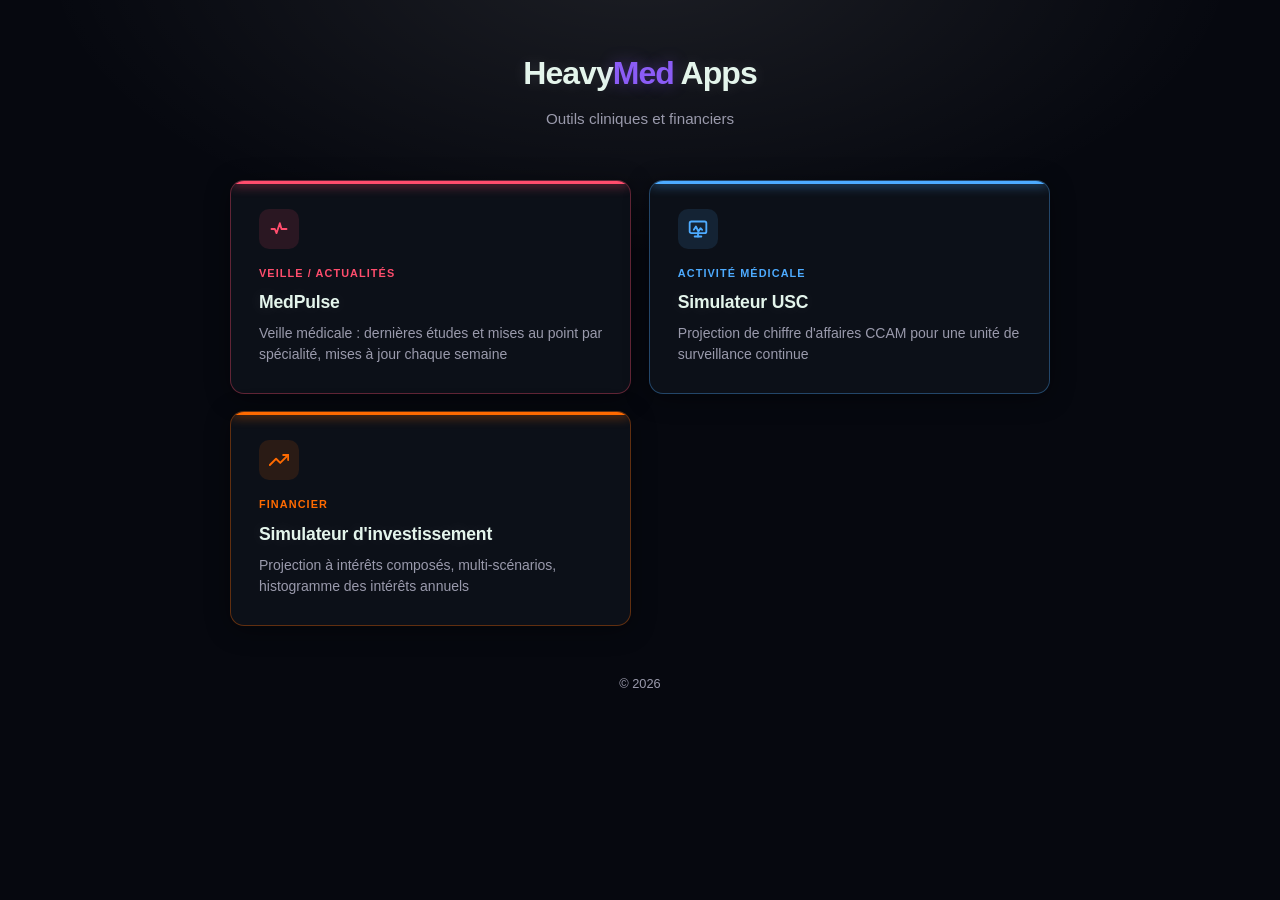
<file: index.html>
<!DOCTYPE html>
<html lang="fr">
<head>
  <meta charset="UTF-8">
  <meta name="viewport" content="width=device-width, initial-scale=1.0">
  <title>HeavyMed Apps</title>
  <style>
    :root {
      --neon:       #26d97f;
      --bg-0:       #06080f;
      --bg-1:       #0c1018;
      --bg-2:       #111827;
      --border:     #1a2a20;
      --text:       #e4f5ec;
      --text-muted: #6b9a7e;
      --c-orange:   #ff6a00;
      --c-blue:     #4dabff;
      --c-red:      #ff4d6d;
    }

    * { box-sizing: border-box; margin: 0; padding: 0; }

    body {
      font-family: -apple-system, BlinkMacSystemFont, "Segoe UI", Roboto, sans-serif;
      background:
        radial-gradient(1000px 500px at 50% -5%, rgba(255,255,255,.09), transparent 60%),
        var(--bg-0);
      color: var(--text);
      min-height: 100vh;
      padding: 2rem 1.5rem;
      line-height: 1.6;
    }

    .container {
      max-width: 820px;
      margin: 0 auto;
    }

    /* ── Header ── */
    header {
      text-align: center;
      margin-bottom: 3rem;
      padding-top: 1rem;
    }

    header h1 {
      font-size: 2rem;
      font-weight: 700;
      letter-spacing: -.03em;
      color: var(--text);
      text-shadow: 0 0 16px rgba(255,255,255,.12);
      margin-bottom: .5rem;
    }

    header h1 .accent {
      color: #8b5cf6;
      text-shadow: 0 0 16px rgba(139,92,246,.4);
    }

    header p {
      color: #9a9aac;
      font-size: .95rem;
    }

    /* ── Grid ── */
    .apps-grid {
      display: grid;
      grid-template-columns: repeat(auto-fill, minmax(280px, 1fr));
      gap: 1.1rem;
    }

    /* ── Cards ── */
    .app-card {
      display: block;
      background: var(--bg-1);
      border: 1px solid var(--border);
      border-radius: 14px;
      padding: 1.75rem;
      text-decoration: none;
      color: inherit;
      position: relative;
      overflow: hidden;
      transition: transform .15s, box-shadow .15s, border-color .15s;
      box-shadow: 0 4px 24px rgba(0,0,0,.4);
    }

    .app-card::before {
      content: '';
      position: absolute;
      inset: 0;
      border-radius: 14px;
      opacity: 0;
      transition: opacity .2s;
    }

    .app-card:hover {
      transform: translateY(-3px);
      box-shadow: 0 8px 32px rgba(0,0,0,.5);
    }

    /* barre colorée en haut de chaque carte */
    .app-card::after {
      content: '';
      position: absolute;
      top: 0; left: 0; right: 0;
      height: 3px;
      border-radius: 14px 14px 0 0;
      transition: height .15s;
    }
    .app-card:hover::after { height: 4px; }

    /* orange — investissement */
    .app-card.orange { border-color: rgba(255,106,0,.35); }
    .app-card.orange:hover { border-color: rgba(255,106,0,.5); box-shadow: 0 8px 32px rgba(255,106,0,.12); }
    .app-card.orange::after { background: var(--c-orange); box-shadow: 0 0 12px var(--c-orange); }
    .app-card.orange .card-icon { background: rgba(255,106,0,.12); color: var(--c-orange); }
    .app-card.orange .category { color: var(--c-orange); }
    .app-card.orange h2 { text-shadow: 0 0 16px rgba(255,255,255,.12); }

    /* bleu — USC */
    .app-card.blue { border-color: rgba(77,171,255,.35); }
    .app-card.blue:hover { border-color: rgba(77,171,255,.5); box-shadow: 0 8px 32px rgba(77,171,255,.12); }
    .app-card.blue::after { background: var(--c-blue); box-shadow: 0 0 12px var(--c-blue); }
    .app-card.blue .card-icon { background: rgba(77,171,255,.12); color: var(--c-blue); }
    .app-card.blue .category { color: var(--c-blue); }
    .app-card.blue h2 { text-shadow: 0 0 16px rgba(255,255,255,.12); }

    /* rouge — MedPulse */
    .app-card.red { border-color: rgba(255,77,109,.35); }
    .app-card.red:hover { border-color: rgba(255,77,109,.5); box-shadow: 0 8px 32px rgba(255,77,109,.12); }
    .app-card.red::after { background: var(--c-red); box-shadow: 0 0 12px var(--c-red); }
    .app-card.red .card-icon { background: rgba(255,77,109,.12); color: var(--c-red); }
    .app-card.red .category { color: var(--c-red); }
    .app-card.red h2 { text-shadow: 0 0 16px rgba(255,255,255,.12); }

    /* contenu carte */
    .card-icon {
      display: inline-flex;
      align-items: center;
      justify-content: center;
      width: 40px; height: 40px;
      border-radius: 10px;
      font-size: 1.25rem;
      margin-bottom: 1rem;
    }

    .category {
      display: block;
      font-size: .68rem;
      font-weight: 700;
      text-transform: uppercase;
      letter-spacing: .1em;
      margin-bottom: .4rem;
    }

    .app-card h2 {
      font-size: 1.1rem;
      font-weight: 700;
      color: var(--text);
      margin-bottom: .4rem;
      letter-spacing: -.01em;
    }

    .app-card p {
      color: #9a9aac;
      font-size: .875rem;
      line-height: 1.5;
    }

    /* ── Footer ── */
    footer {
      text-align: center;
      margin-top: 3rem;
      color: #9a9aac;
      font-size: .8rem;
    }

    /* ── Responsive ── */
    @media (max-width: 500px) {
      body { padding: 1rem; }
      header h1 { font-size: 1.6rem; }
      header { margin-bottom: 2rem; }
    }
  </style>
</head>
<body>
  <div class="container">

    <header>
      <h1>Heavy<span class="accent">Med</span> Apps</h1>
      <p>Outils cliniques et financiers</p>
    </header>

    <main class="apps-grid">

      <a href="medpulse/index.html" class="app-card red">
        <div class="card-icon">
          <svg width="20" height="20" viewBox="0 0 24 24" fill="none" stroke="currentColor" stroke-width="2.2" stroke-linecap="round" stroke-linejoin="round">
            <path d="M3 12h4l2 5 4-12 2 7h6"/>
          </svg>
        </div>
        <span class="category">Veille / actualités</span>
        <h2>MedPulse</h2>
        <p>Veille médicale : dernières études et mises au point par spécialité, mises à jour chaque semaine</p>
      </a>

      <a href="usip-simulateur/index.html" class="app-card blue">
        <div class="card-icon">
          <svg width="20" height="20" viewBox="0 0 24 24" fill="none" stroke="currentColor" stroke-width="2.2" stroke-linecap="round" stroke-linejoin="round">
            <rect x="2" y="3" width="20" height="14" rx="2" ry="2"/>
            <polyline points="7 13 9.5 9 12.5 15 15 11 17 13"/>
            <line x1="8" y1="21" x2="16" y2="21"/>
            <line x1="12" y1="17" x2="12" y2="21"/>
          </svg>
        </div>
        <span class="category">Activité médicale</span>
        <h2>Simulateur USC</h2>
        <p>Projection de chiffre d'affaires CCAM pour une unité de surveillance continue</p>
      </a>

      <a href="simulateur-financier/index.html" class="app-card orange">
        <div class="card-icon">
          <svg width="20" height="20" viewBox="0 0 24 24" fill="none" stroke="currentColor" stroke-width="2.2" stroke-linecap="round" stroke-linejoin="round">
            <polyline points="23 6 13.5 15.5 8.5 10.5 1 18"/>
            <polyline points="17 6 23 6 23 12"/>
          </svg>
        </div>
        <span class="category">Financier</span>
        <h2>Simulateur d'investissement</h2>
        <p>Projection à intérêts composés, multi-scénarios, histogramme des intérêts annuels</p>
      </a>

      <!--
        Nouvelle appli : copier un bloc <a class="app-card couleur">…</a>
        et choisir la classe de couleur (orange, blue, ou ajouter la vôtre).
      -->

    </main>

    <footer>
      <p>&copy; 2026</p>
    </footer>

  </div>
</body>
</html>
</file>
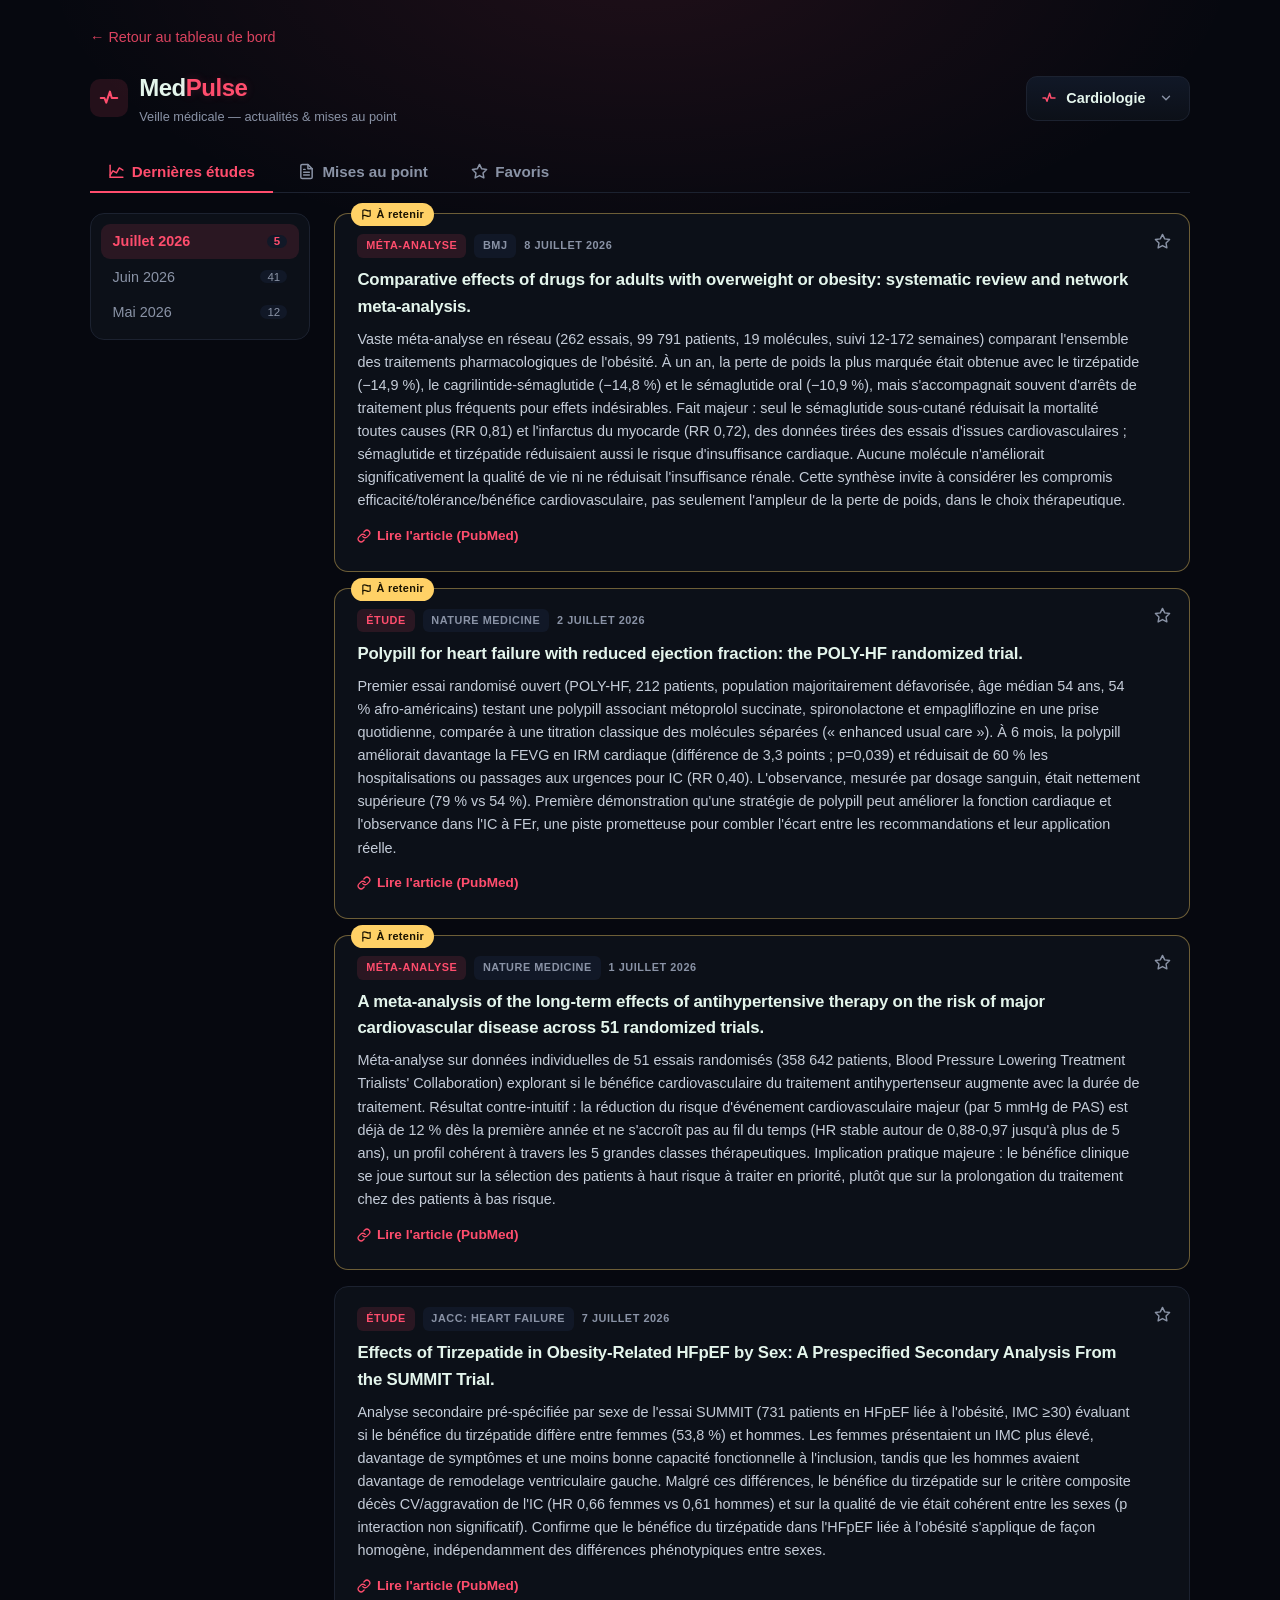
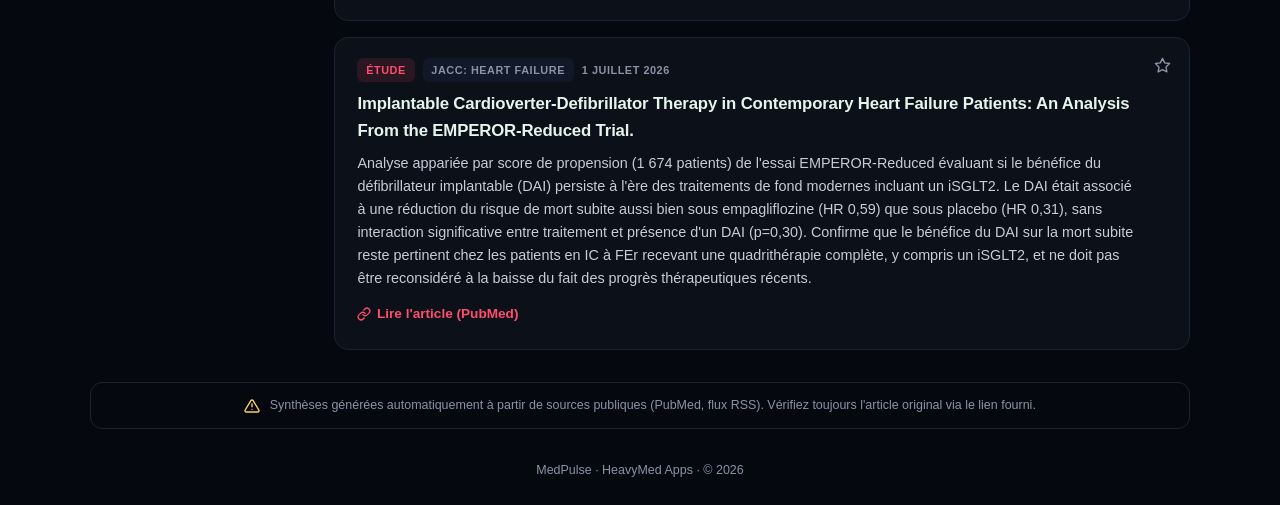
<file: medpulse/index.html>
<!DOCTYPE html>
<html lang="fr">
<head>
  <meta charset="UTF-8">
  <meta name="viewport" content="width=device-width, initial-scale=1.0">
  <title>MedPulse — Veille médicale</title>
  <style>
    :root {
      --accent:     #ff4d6d;
      --bg-0:       #06080f;
      --bg-1:       #0c1018;
      --bg-2:       #111827;
      --border:     #1c2230;
      --text:       #e4f5ec;
      --text-muted: #8a93a6;
      --gold:       #ffd166;
    }
    * { box-sizing: border-box; margin: 0; padding: 0; }
    body {
      font-family: -apple-system, BlinkMacSystemFont, "Segoe UI", Roboto, sans-serif;
      background:
        radial-gradient(1000px 500px at 50% -5vh, rgba(255,77,109,.10), transparent 60%),
        var(--bg-0);
      color: var(--text);
      min-height: 100vh;
      padding: 1.5rem;
      line-height: 1.6;
    }
    .container { max-width: 1100px; margin: 0 auto; }

    .back-link {
      display: inline-block; margin-bottom: 1.25rem;
      color: var(--accent); opacity: .85; text-decoration: none; font-size: .9rem;
    }
    .back-link:hover { opacity: 1; text-shadow: 0 0 8px var(--accent); }

    /* ── Header ── */
    header { display: flex; align-items: center; justify-content: space-between; flex-wrap: wrap; gap: 1rem; margin-bottom: 1.5rem; }
    .brand { display: flex; align-items: center; gap: .7rem; }
    .brand .pulse {
      width: 38px; height: 38px; border-radius: 10px;
      background: rgba(255,77,109,.12); color: var(--accent);
      display: inline-flex; align-items: center; justify-content: center;
    }
    .brand h1 { font-size: 1.5rem; font-weight: 700; letter-spacing: -.02em; }
    .brand h1 .accent { color: var(--accent); text-shadow: 0 0 10px rgba(255,77,109,.2); }
    .brand p { font-size: .8rem; color: var(--text-muted); }

    /* ── Custom dropdown spécialité ── */
    .cs-wrap { position: relative; user-select: none; }
    .cs-trigger {
      display: flex; align-items: center; gap: .6rem;
      background: linear-gradient(180deg, var(--bg-2), var(--bg-1));
      color: var(--text); font-weight: 600; font-size: .9rem;
      border: 1px solid var(--border); border-radius: 11px;
      padding: .6rem 1rem .6rem .85rem; cursor: pointer;
      transition: border-color .15s, box-shadow .15s;
    }
    .cs-trigger:hover { border-color: rgba(255,77,109,.5); }
    .cs-wrap.open .cs-trigger {
      border-color: var(--accent);
      box-shadow: 0 0 0 3px rgba(255,77,109,.15);
      border-radius: 11px 11px 0 0;
    }
    .cs-ico { color: var(--accent); display: flex; }
    .cs-chev { color: var(--text-muted); display: flex; margin-left: .25rem; transition: transform .2s; }
    .cs-wrap.open .cs-chev { transform: rotate(180deg); }
    .cs-list {
      display: none; position: absolute; right: 0; top: 100%;
      min-width: 100%; margin: 0; padding: .35rem;
      background: linear-gradient(180deg, var(--bg-2), var(--bg-1));
      border: 1px solid var(--accent); border-top: none;
      border-radius: 0 0 11px 11px;
      box-shadow: 0 10px 28px rgba(0,0,0,.55);
      list-style: none; z-index: 200;
    }
    .cs-wrap.open .cs-list { display: block; }
    .cs-list li {
      padding: .6rem .85rem; border-radius: 8px; cursor: pointer;
      font-size: .9rem; font-weight: 600; color: var(--text-muted);
      white-space: nowrap; transition: background .1s, color .1s;
    }
    .cs-list li:hover { background: rgba(255,77,109,.1); color: var(--text); }
    .cs-list li.active { color: var(--accent); }

    /* ── Tabs ── */
    .tabs { display: flex; gap: .5rem; margin-bottom: 1.25rem; border-bottom: 1px solid var(--border); }
    .tab {
      background: none; border: none; color: var(--text-muted);
      padding: .7rem 1.1rem; font-size: .95rem; font-weight: 600; cursor: pointer;
      border-bottom: 2px solid transparent; margin-bottom: -1px;
    }
    .tab:hover { color: var(--text); }
    .tab.active { color: var(--accent); border-bottom-color: var(--accent); }

    /* ── Layout ── */
    .layout { display: grid; grid-template-columns: 220px 1fr; gap: 1.5rem; align-items: start; }

    .sidebar {
      background: var(--bg-1); border: 1px solid var(--border);
      border-radius: 14px; padding: .6rem; position: sticky; top: 1rem;
    }
    .sidebar button {
      display: flex; width: 100%; justify-content: space-between; align-items: center;
      background: none; border: none; color: var(--text-muted);
      padding: .6rem .75rem; border-radius: 9px; font-size: .9rem; cursor: pointer; text-align: left;
    }
    .sidebar button:hover { background: var(--bg-2); color: var(--text); }
    .sidebar button.active { background: rgba(255,77,109,.12); color: var(--accent); font-weight: 600; }
    .sidebar .count { font-size: .72rem; color: var(--text-muted); background: var(--bg-2); padding: .05rem .45rem; border-radius: 20px; }
    .sidebar button.active .count { color: var(--accent); }

    /* ── Cards ── */
    .feed { display: flex; flex-direction: column; gap: 1rem; }
    .card {
      background: var(--bg-1); border: 1px solid var(--border);
      border-radius: 14px; padding: 1.25rem 3rem 1.25rem 1.4rem; position: relative;
      transition: border-color .15s, transform .15s;
    }
    .card:hover { transform: translateY(-2px); }
    .card.marquant { border-color: rgba(255,209,102,.4); }
    .card .flag {
      position: absolute; top: -11px; left: 16px;
      display: inline-flex; align-items: center; gap: .3rem;
      background: var(--gold); color: #1a1300; font-size: .68rem; font-weight: 800;
      padding: .18rem .6rem; border-radius: 20px; letter-spacing: .03em;
    }
    .card .flag svg { display: block; }
    .card-meta { display: flex; flex-wrap: wrap; gap: .5rem; align-items: center; margin-bottom: .55rem; }
    .badge {
      font-size: .68rem; font-weight: 700; text-transform: uppercase; letter-spacing: .05em;
      padding: .2rem .55rem; border-radius: 6px; background: var(--bg-2); color: var(--text-muted);
    }
    .badge.type { background: rgba(255,77,109,.12); color: var(--accent); }
    .badge.date { background: transparent; color: var(--text-muted); padding-left: 0; }
    .card h3 { font-size: 1.05rem; font-weight: 700; margin-bottom: .45rem; letter-spacing: -.01em; }
    .card p { font-size: .9rem; color: #c5cdd9; margin-bottom: .8rem; }
    .card .src {
      display: inline-flex; align-items: center; gap: .35rem;
      color: var(--accent); text-decoration: none; font-size: .85rem; font-weight: 600;
    }
    .card .src:hover { text-decoration: underline; }

    /* ── Bouton favori ── */
    .fav-btn {
      position: absolute; top: .85rem; right: .85rem;
      background: none; border: none; cursor: pointer; padding: .3rem;
      border-radius: 7px; color: var(--text-muted);
      transition: color .15s, background .15s; display: inline-flex;
    }
    .fav-btn:hover { color: var(--gold); background: rgba(255,209,102,.08); }
    .fav-btn.active { color: var(--gold); }
    .fav-btn svg { display: block; }
    .fav-btn svg polygon { fill: none; transition: fill .15s; }
    .fav-btn.active svg polygon { fill: currentColor; }

    /* ── Onglet Favoris : layout pleine largeur ── */
    .layout.no-sidebar { grid-template-columns: 1fr; }
    .layout.no-sidebar .sidebar { display: none; }

    .empty { color: var(--text-muted); text-align: center; padding: 3rem 1rem; font-size: .95rem; }
    .empty svg { display: block; margin: 0 auto 1rem; opacity: .35; }

    /* ── Disclaimer ── */
    .disclaimer {
      margin-top: 2rem; padding: .85rem 1.1rem; border: 1px solid var(--border);
      border-radius: 12px; color: var(--text-muted); font-size: .78rem; line-height: 1.5;
      display: flex; align-items: center; justify-content: center; text-align: center; gap: .6rem;
    }
    .disclaimer svg { flex-shrink: 0; color: var(--gold); }

    /* ── Onglets : icône SVG ── */
    .tab { display: inline-flex; align-items: center; gap: .45rem; }
    .tab svg { display: block; }
    footer { text-align: center; margin-top: 2rem; color: var(--text-muted); font-size: .78rem; }

    /* ── Responsive ── */
    @media (max-width: 720px) {
      .layout { grid-template-columns: 1fr; }
      .sidebar { position: static; display: flex; flex-wrap: wrap; gap: .4rem; }
      .sidebar button { width: auto; }
    }
  </style>
</head>
<body>
  <div class="container">
    <a href="../index.html" class="back-link">← Retour au tableau de bord</a>

    <header>
      <div class="brand">
        <span class="pulse">
          <svg width="22" height="22" viewBox="0 0 24 24" fill="none" stroke="currentColor" stroke-width="2.2" stroke-linecap="round" stroke-linejoin="round">
            <path d="M3 12h4l2 5 4-12 2 7h6"/>
          </svg>
        </span>
        <div>
          <h1>Med<span class="accent">Pulse</span></h1>
          <p>Veille médicale — actualités &amp; mises au point</p>
        </div>
      </div>
      <div class="cs-wrap" id="cs-specialite">
        <div class="cs-trigger" role="button" tabindex="0" aria-haspopup="listbox">
          <span class="cs-ico">
            <svg width="16" height="16" viewBox="0 0 24 24" fill="none" stroke="currentColor" stroke-width="2.2" stroke-linecap="round" stroke-linejoin="round">
              <path d="M3 12h4l2 5 4-12 2 7h6"/>
            </svg>
          </span>
          <span class="cs-label">Chargement…</span>
          <span class="cs-chev">
            <svg width="14" height="14" viewBox="0 0 24 24" fill="none" stroke="currentColor" stroke-width="2.4" stroke-linecap="round" stroke-linejoin="round">
              <polyline points="6 9 12 15 18 9"/>
            </svg>
          </span>
        </div>
        <ul class="cs-list" role="listbox" id="cs-list"></ul>
      </div>
    </header>

    <div class="tabs">
      <button class="tab active" data-tab="etudes">
        <svg width="17" height="17" viewBox="0 0 24 24" fill="none" stroke="currentColor" stroke-width="2.1" stroke-linecap="round" stroke-linejoin="round">
          <polyline points="3 17 7 11 12 14 16 7 21 10"/>
          <line x1="3" y1="3" x2="3" y2="20"/>
          <line x1="3" y1="20" x2="21" y2="20"/>
        </svg>
        Dernières études
      </button>
      <button class="tab" data-tab="mises_au_point">
        <svg width="17" height="17" viewBox="0 0 24 24" fill="none" stroke="currentColor" stroke-width="2.1" stroke-linecap="round" stroke-linejoin="round">
          <path d="M14 2H6a2 2 0 0 0-2 2v16a2 2 0 0 0 2 2h12a2 2 0 0 0 2-2V8z"/>
          <polyline points="14 2 14 8 20 8"/>
          <line x1="16" y1="13" x2="8" y2="13"/>
          <line x1="16" y1="17" x2="8" y2="17"/>
          <line x1="10" y1="9" x2="8" y2="9"/>
        </svg>
        Mises au point
      </button>
      <button class="tab" data-tab="favoris">
        <svg width="17" height="17" viewBox="0 0 24 24" fill="none" stroke="currentColor" stroke-width="2.1" stroke-linecap="round" stroke-linejoin="round">
          <polygon points="12 2 15.09 8.26 22 9.27 17 14.14 18.18 21.02 12 17.77 5.82 21.02 7 14.14 2 9.27 8.91 8.26 12 2"/>
        </svg>
        Favoris
      </button>
    </div>

    <div class="layout">
      <nav class="sidebar" id="sidebar"></nav>
      <main class="feed" id="feed"></main>
    </div>

    <div class="disclaimer">
      <svg width="16" height="16" viewBox="0 0 24 24" fill="none" stroke="currentColor" stroke-width="2.1" stroke-linecap="round" stroke-linejoin="round">
        <path d="M10.29 3.86 1.82 18a2 2 0 0 0 1.71 3h16.94a2 2 0 0 0 1.71-3L13.71 3.86a2 2 0 0 0-3.42 0z"/>
        <line x1="12" y1="9" x2="12" y2="13"/><line x1="12" y1="17" x2="12.01" y2="17"/>
      </svg>
      <span>Synthèses générées automatiquement à partir de sources publiques (PubMed, flux RSS).
      Vérifiez toujours l'article original via le lien fourni.</span>
    </div>
    <footer>MedPulse · HeavyMed Apps · &copy; 2026</footer>
  </div>

  <script>
    const MOIS = ['janvier','février','mars','avril','mai','juin','juillet','août','septembre','octobre','novembre','décembre'];
    const TYPE_LABEL = { 'etude':'Étude', 'meta-analyse':'Méta-analyse', 'synthese':'Synthèse', 'recommandation':'Recommandation' };

    let DATA = null;              // contenu de la spécialité courante
    let SPECIALITE_ID = null;     // identifiant pour le localStorage
    let currentTab = 'etudes';
    let currentFilter = null;     // mois (études) ou sous-thème (mises au point / favoris)

    // ── Gestion des favoris (localStorage) ─────────────────────────────────
    function loadFavs() {
      try { return JSON.parse(localStorage.getItem('medpulse_favs') || '{}'); }
      catch(e) { return {}; }
    }
    function saveFavs(favs) {
      try { localStorage.setItem('medpulse_favs', JSON.stringify(favs)); } catch(e) {}
    }
    function getFavsSet() {
      const all = loadFavs();
      return new Set(all[SPECIALITE_ID] || []);
    }
    function toggleFav(id) {
      const all = loadFavs();
      const set = new Set(all[SPECIALITE_ID] || []);
      if (set.has(id)) { set.delete(id); } else { set.add(id); }
      all[SPECIALITE_ID] = [...set];
      saveFavs(all);
    }

    function fmtDate(iso) {
      const d = new Date(iso + 'T00:00:00');
      return d.getDate() + ' ' + MOIS[d.getMonth()] + ' ' + d.getFullYear();
    }
    function moisCle(iso) { return iso.slice(0, 7); } // "2026-05"
    function moisLabel(cle) {
      const [a, m] = cle.split('-');
      return MOIS[parseInt(m, 10) - 1].replace(/^./, c => c.toUpperCase()) + ' ' + a;
    }

    function items() {
      if (currentTab === 'favoris') {
        const favs = getFavsSet();
        const all = [...(DATA.etudes || []), ...(DATA.mises_au_point || [])];
        return all.filter(it => favs.has(it.id)).sort((x, y) => (y.date < x.date ? -1 : 1));
      }
      const arr = (DATA[currentTab] || []).slice();
      // tri : marquants d'abord, puis date décroissante
      arr.sort((x, y) => (y.marquant - x.marquant) || (y.date < x.date ? -1 : 1));
      return arr;
    }

    function buildSidebar() {
      const sb = document.getElementById('sidebar');
      sb.innerHTML = '';
      if (currentTab === 'favoris') return; // favoris = liste plate, pas de sidebar
      const groups = {};
      items().forEach(it => {
        const key = currentTab === 'etudes' ? moisCle(it.date) : it.sous_theme;
        (groups[key] = groups[key] || []).push(it);
      });
      let keys = Object.keys(groups);
      if (currentTab === 'etudes') keys.sort().reverse();      // mois récents en haut
      else keys.sort((a, b) => a.localeCompare(b, 'fr'));      // sous-thèmes alpha

      if (currentFilter === null || !groups[currentFilter]) currentFilter = keys[0] || null;

      keys.forEach(k => {
        const b = document.createElement('button');
        if (k === currentFilter) b.className = 'active';
        const label = currentTab === 'etudes' ? moisLabel(k) : k;
        b.innerHTML = '<span>' + label + '</span><span class="count">' + groups[k].length + '</span>';
        b.onclick = () => { currentFilter = k; render(); };
        sb.appendChild(b);
      });
    }

    function buildFeed() {
      const feed = document.getElementById('feed');
      feed.innerHTML = '';

      // Onglet Favoris : liste plate sans filtre sidebar
      let list;
      if (currentTab === 'favoris') {
        list = items();
        if (!list.length) {
          feed.innerHTML =
            '<div class="empty">' +
            '<svg width="40" height="40" viewBox="0 0 24 24" fill="none" stroke="currentColor" stroke-width="1.5" stroke-linecap="round" stroke-linejoin="round">' +
            '<polygon points="12 2 15.09 8.26 22 9.27 17 14.14 18.18 21.02 12 17.77 5.82 21.02 7 14.14 2 9.27 8.91 8.26 12 2"/>' +
            '</svg>' +
            'Aucun favori pour l\'instant.<br>Cliquez sur l\'étoile d\'un article pour l\'enregistrer ici.</div>';
          return;
        }
      } else {
        list = items().filter(it =>
          currentTab === 'etudes' ? moisCle(it.date) === currentFilter : it.sous_theme === currentFilter
        );
        if (!list.length) { feed.innerHTML = '<div class="empty">Aucune entrée pour cette sélection.</div>'; return; }
      }

      const favs = getFavsSet();

      list.forEach(it => {
        const card = document.createElement('article');
        card.className = 'card' + (it.marquant ? ' marquant' : '');

        // Badge "À retenir" (icône drapeau)
        let html = '';
        if (it.marquant) {
          html += '<span class="flag">' +
            '<svg width="11" height="11" viewBox="0 0 24 24" fill="none" stroke="currentColor" stroke-width="2.5" stroke-linecap="round" stroke-linejoin="round">' +
            '<path d="M4 15s1-1 4-1 5 2 8 2 4-1 4-1V3s-1 1-4 1-5-2-8-2-4 1-4 1z"/>' +
            '<line x1="4" y1="22" x2="4" y2="15"/>' +
            '</svg> À retenir</span>';
        }

        // Bouton favori (étoile)
        const isFav = favs.has(it.id);
        html += '<button class="fav-btn' + (isFav ? ' active' : '') + '" data-id="' + it.id + '" title="' + (isFav ? 'Retirer des favoris' : 'Ajouter aux favoris') + '" aria-label="Favori">' +
          '<svg width="17" height="17" viewBox="0 0 24 24" fill="none" stroke="currentColor" stroke-width="2" stroke-linecap="round" stroke-linejoin="round">' +
          '<polygon points="12 2 15.09 8.26 22 9.27 17 14.14 18.18 21.02 12 17.77 5.82 21.02 7 14.14 2 9.27 8.91 8.26 12 2"/>' +
          '</svg></button>';

        // Méta + contenu
        const showSubTheme = (currentTab === 'mises_au_point' || currentTab === 'favoris') && it.sous_theme;
        html += '<div class="card-meta">' +
          '<span class="badge type">' + (TYPE_LABEL[it.type] || it.type) + '</span>' +
          (it.journal ? '<span class="badge">' + it.journal + '</span>' : '') +
          '<span class="badge date">' + fmtDate(it.date) + '</span>' +
          (showSubTheme ? '<span class="badge">' + it.sous_theme + '</span>' : '') +
          '</div>';
        html += '<h3>' + it.titre + '</h3>';
        if (it.breve) html += '<p>' + it.breve + '</p>';
        html += '<a class="src" href="' + it.source_url + '" target="_blank" rel="noopener">' +
          '<svg width="14" height="14" viewBox="0 0 24 24" fill="none" stroke="currentColor" stroke-width="2.2" stroke-linecap="round" stroke-linejoin="round">' +
          '<path d="M10 13a5 5 0 0 0 7.54.54l3-3a5 5 0 0 0-7.07-7.07l-1.72 1.71"/>' +
          '<path d="M14 11a5 5 0 0 0-7.54-.54l-3 3a5 5 0 0 0 7.07 7.07l1.71-1.71"/>' +
          '</svg>Lire l\'article (' + it.source_nom + ')</a>';

        card.innerHTML = html;

        // Gestion du clic sur le bouton favori
        card.querySelector('.fav-btn').addEventListener('click', function(e) {
          e.stopPropagation();
          const id = this.dataset.id;
          toggleFav(id);
          if (currentTab === 'favoris') {
            // En mode Favoris, re-rendu complet pour retirer la carte
            render();
          } else {
            // Sinon, juste mettre à jour le bouton
            const active = getFavsSet().has(id);
            this.classList.toggle('active', active);
            this.title = active ? 'Retirer des favoris' : 'Ajouter aux favoris';
          }
        });

        feed.appendChild(card);
      });
    }

    function render() {
      const layout = document.querySelector('.layout');
      layout.classList.toggle('no-sidebar', currentTab === 'favoris');
      buildSidebar();
      buildFeed();
    }

    document.querySelectorAll('.tab').forEach(t => {
      t.onclick = () => {
        document.querySelectorAll('.tab').forEach(x => x.classList.remove('active'));
        t.classList.add('active');
        currentTab = t.dataset.tab; currentFilter = null; render();
      };
    });

    async function loadSpecialite(fichier) {
      DATA = await (await fetch('data/' + fichier)).json();
      SPECIALITE_ID = fichier.replace('.json', '');
      currentFilter = null; render();
    }

    async function init() {
      try {
        const spec = await (await fetch('data/specialites.json')).json();
        const items = spec.specialites.filter(s => s.actif);
        const wrap    = document.getElementById('cs-specialite');
        const label   = wrap.querySelector('.cs-label');
        const list    = document.getElementById('cs-list');
        const trigger = wrap.querySelector('.cs-trigger');
        let currentFichier = items[0]?.fichier || null;
        if (items[0]) label.textContent = items[0].nom;
        items.forEach((s, i) => {
          const li = document.createElement('li');
          li.setAttribute('role', 'option');
          li.textContent = s.nom;
          if (i === 0) li.className = 'active';
          li.addEventListener('click', () => {
            wrap.querySelectorAll('li').forEach(x => x.classList.remove('active'));
            li.classList.add('active');
            label.textContent = s.nom;
            wrap.classList.remove('open');
            if (s.fichier !== currentFichier) {
              currentFichier = s.fichier;
              loadSpecialite(s.fichier);
            }
          });
          list.appendChild(li);
        });
        trigger.addEventListener('click', () => wrap.classList.toggle('open'));
        trigger.addEventListener('keydown', e => {
          if (e.key === 'Enter' || e.key === ' ') { e.preventDefault(); wrap.classList.toggle('open'); }
          if (e.key === 'Escape') wrap.classList.remove('open');
        });
        document.addEventListener('click', e => {
          if (!wrap.contains(e.target)) wrap.classList.remove('open');
        });
        if (currentFichier) await loadSpecialite(currentFichier);
      } catch (e) {
        document.getElementById('feed').innerHTML =
          '<div class="empty">Impossible de charger les données.<br>' +
          'Ouvrez le site via un serveur local plutôt qu\'en double-cliquant le fichier.</div>';
      }
    }
    init();
  </script>
</body>
</html>
</file>
